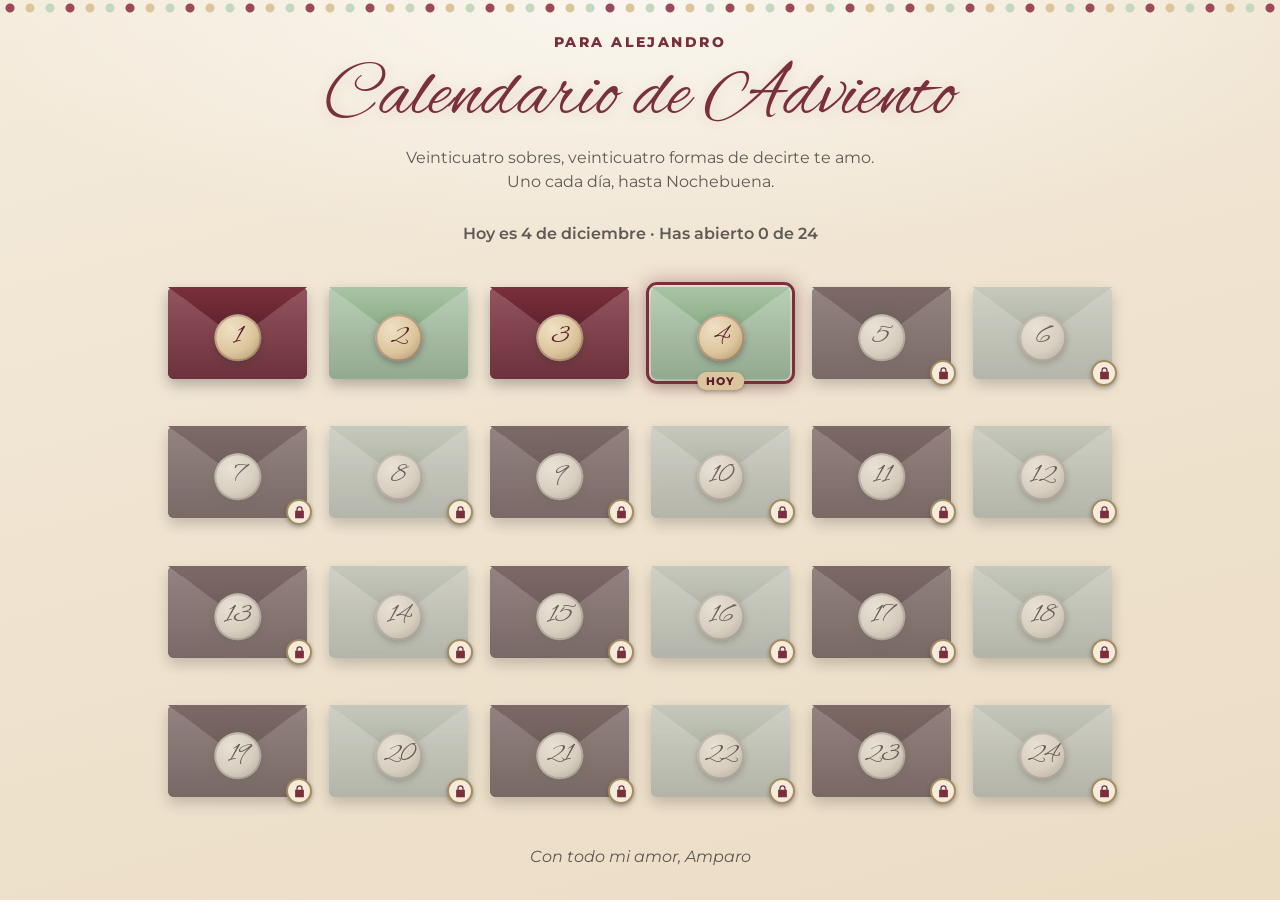
<file: index.html>
<!DOCTYPE html>
<html lang="es" data-tema="oscuro">
<head>
  <meta charset="utf-8">
  <meta name="viewport" content="width=device-width, initial-scale=1, viewport-fit=cover">
  <title>Calendario de Adviento</title>
  <meta name="description" content="Calendario de adviento: un sobre con una sorpresa cada día hasta Nochebuena.">
  <meta name="theme-color" content="#0d1a14">

  <!-- PWA -->
  <link rel="manifest" href="manifest.json">
  <link rel="icon" href="icons/icon-192.png" type="image/png">
  <link rel="apple-touch-icon" href="icons/apple-touch-icon.png">
  <meta name="apple-mobile-web-app-capable" content="yes">
  <meta name="mobile-web-app-capable" content="yes">
  <meta name="apple-mobile-web-app-title" content="Adviento">

  <!-- Tipografías (Google Fonts). Para cambiarlas, edita también --fuente-titulo / --fuente-texto en styles.css -->
  <link rel="preconnect" href="https://fonts.googleapis.com">
  <link rel="preconnect" href="https://fonts.gstatic.com" crossorigin>
  <link rel="stylesheet" href="https://fonts.googleapis.com/css2?family=Alex+Brush&family=Montserrat:wght@400;600;700;800&display=swap">

  <link rel="stylesheet" href="styles.css">
</head>
<body>

  <!-- Nieve decorativa (se genera desde app.js; se puede desactivar en Ajustes) -->
  <div class="nieve" id="nieve" aria-hidden="true"></div>

  <div class="banner-prueba" id="bannerPrueba" role="status" hidden>
    🧪 Modo prueba: todos los sobres están desbloqueados
  </div>

  <header class="cabecera">
    <div class="guirnalda" aria-hidden="true"></div>
    <p class="para" id="para"></p>
    <h1 id="titulo">Calendario de Adviento</h1>
    <p class="bienvenida" id="bienvenida"></p>
  </header>

  <main class="principal" id="principal">
    <!-- Cuenta atrás (solo antes del 1 de diciembre) -->
    <section class="cuenta" id="cuenta" role="timer" aria-label="Tiempo que falta para el 1 de diciembre" hidden>
      <p class="cuenta-titulo">Faltan para el 1 de diciembre</p>
      <div class="cuenta-cajas">
        <div class="cuenta-caja"><span class="cuenta-num" id="cdDias">0</span><span class="cuenta-et">días</span></div>
        <div class="cuenta-caja"><span class="cuenta-num" id="cdHoras">00</span><span class="cuenta-et">horas</span></div>
        <div class="cuenta-caja"><span class="cuenta-num" id="cdMin">00</span><span class="cuenta-et">min</span></div>
        <div class="cuenta-caja"><span class="cuenta-num" id="cdSeg">00</span><span class="cuenta-et">seg</span></div>
      </div>
    </section>

    <p class="estado" id="estado"></p>

    <ol class="rejilla" id="rejilla" role="list" aria-label="Los 24 sobres del calendario"></ol>

    <noscript><p class="estado">Este calendario necesita JavaScript para funcionar.</p></noscript>
  </main>

  <footer class="pie">
    <p class="firma" id="firma"></p>
    <button type="button" class="btn-pie" id="btnAjustes" hidden>⚙ Ajustes</button>
  </footer>

  <!-- Aviso breve (sobres bloqueados, etc.) -->
  <div class="aviso" id="aviso" role="status" aria-live="polite"></div>

  <!-- MODAL: contenido del día -->
  <dialog id="dlgDia" role="dialog" aria-modal="true" aria-labelledby="dlgDiaTitulo" aria-describedby="dlgDiaTexto">
    <article class="carta">
      <button type="button" class="cerrar" data-cerrar aria-label="Cerrar">✕</button>
      <p class="carta-meta">
        <span class="carta-dia" id="dlgDiaNum"></span>
      </p>
      <h2 id="dlgDiaTitulo"></h2>
      <figure class="carta-figura" id="dlgDiaFigura" hidden>
        <img id="dlgDiaImg" alt="" decoding="async">
      </figure>
      <p class="carta-texto" id="dlgDiaTexto"></p>
      <div class="carta-acciones">
        <a class="btn btn-oro" id="dlgDiaEnlace" target="_blank" rel="noopener noreferrer" hidden></a>
        <button type="button" class="btn" data-cerrar>Cerrar</button>
      </div>
    </article>
  </dialog>

  <!-- MODAL: ajustes -->
  <dialog id="dlgAjustes" role="dialog" aria-modal="true" aria-labelledby="ajTitulo">
    <div class="carta">
      <button type="button" class="cerrar" data-cerrar aria-label="Cerrar ajustes">✕</button>
      <h2 id="ajTitulo">Ajustes</h2>
      <ul class="ajustes">
        <li>
          <label class="fila">
            <input type="checkbox" id="chkNieve">
            <span><strong>Nieve de fondo</strong><small>Copos cayendo suavemente.</small></span>
          </label>
        </li>
        <li id="filaPrueba">
          <label class="fila">
            <input type="checkbox" id="chkPrueba">
            <span><strong>Modo prueba</strong><small>Desbloquea todos los sobres para probar la app fuera de diciembre. Los sobres de días futuros que abras en este modo no se guardan.</small></span>
          </label>
        </li>
        <li id="filaInstalar" hidden>
          <button type="button" class="btn btn-oro" id="btnInstalar">📲 Instalar la app</button>
        </li>
        <li>
          <button type="button" class="btn btn-peligro" id="btnReiniciar">Reiniciar progreso</button>
        </li>
      </ul>
      <div class="carta-acciones">
        <button type="button" class="btn" data-cerrar>Listo</button>
      </div>
    </div>
  </dialog>

  <!-- MODAL: confirmación -->
  <dialog id="dlgConfirmar" role="alertdialog" aria-modal="true" aria-labelledby="confTitulo" aria-describedby="confTexto">
    <form method="dialog" class="carta">
      <h2 id="confTitulo"></h2>
      <p class="carta-texto" id="confTexto"></p>
      <div class="carta-acciones">
        <button type="submit" class="btn" value="cancelar" autofocus>Cancelar</button>
        <button type="submit" class="btn btn-peligro" value="ok" id="confOk">Aceptar</button>
      </div>
    </form>
  </dialog>

  <script src="contenido.js"></script>
  <script src="app.js"></script>
</body>
</html>
</file>
<file: styles.css>
/* =====================================================================
   STYLES.CSS
   1) PERSONALIZACIÓN: cambia aquí colores, tipografías y tamaños.
   2) El resto es la maquetación: normalmente no hace falta tocarlo.
   ===================================================================== */

/* ---------- 1. PERSONALIZACIÓN: paleta pastel (beige, granate y verde pastel) ---------- */
:root {
  color-scheme: light;

  /* Fondo de la página (degradado de --fondo-1 a --fondo-2) */
  --fondo-1: #f4ebdb;
  --fondo-2: #ebdcc4;
  --fondo-brillo: rgba(255, 255, 255, 0.6);    /* resplandor claro arriba */

  /* Texto: gris oscuro en lugar de negro */
  --gris: #3a3a3a;                              /* gris oscuro principal */
  --texto: #3a3a3a;
  --texto-suave: #5f5a55;
  --acento: #7a2f3c;                            /* títulos y detalles (granate) */

  /* Paleta (los nombres se mantienen: rojo = granate, verde = verde pastel, oro = arena) */
  --rojo: #7a2f3c;   --rojo-claro: #9a4a58;   --rojo-oscuro: #5a1f2b;     /* granate */
  --verde: #a9c4a5;  --verde-claro: #c3d8bf;  --verde-oscuro: #82a67e;    /* verde pastel */
  --oro: #dcc59c;    --oro-claro: #efe1c4;    --oro-oscuro: #a58c60;      /* arena / beige */

  /* Sobres: se alternan dos colores (a = tono principal, b = tono más oscuro) */
  --sobre-1-a: var(--rojo);   --sobre-1-b: var(--rojo-oscuro);
  --sobre-2-a: var(--verde);  --sobre-2-b: var(--verde-oscuro);

  /* Carta (ventana que se abre con el contenido del día) */
  --papel: #fbf6ea;
  --tinta: #3a3a3a;
  --tinta-suave: #666058;

  /* Detalles */
  --aro: var(--rojo);                           /* aro que marca el día de hoy */
  --brillo-hoy: rgba(122, 47, 60, 0.35);        /* resplandor del día de hoy */
  --sombra: 58, 58, 58;                         /* sombras en gris oscuro (R, G, B) */
  --panel: rgba(255, 255, 255, 0.55);           /* cajas de la cuenta atrás */
  --panel-borde: rgba(122, 47, 60, 0.3);
  --copo: #c9d6c7;                              /* color de la nieve */

  /* Tipografías (las cargadas en index.html) */
  --fuente-titulo: "Alex Brush", "Brush Script MT", cursive;   /* títulos y números */
  --fuente-texto: "Montserrat", system-ui, -apple-system, "Segoe UI", Roboto, sans-serif;

  /* Medidas */
  --radio: 14px;
  --ancho-max: 980px;
  --columnas: 3;       /* columnas de la cuadrícula en móvil */
  --hueco: 14px;       /* separación entre sobres */
}

@media (min-width: 560px) { :root { --columnas: 4; --hueco: 18px; } }
@media (min-width: 900px) { :root { --columnas: 6; --hueco: 22px; } }

/* ---------- 2. BASE ---------- */
*, *::before, *::after { box-sizing: border-box; }
[hidden] { display: none !important; }

html { -webkit-text-size-adjust: 100%; }

body {
  margin: 0;
  min-height: 100vh;
  min-height: 100dvh;
  display: flex;
  flex-direction: column;
  font-family: var(--fuente-texto);
  font-size: 1rem;
  line-height: 1.5;
  color: var(--texto);
  background:
    radial-gradient(ellipse 80% 40% at 50% 0%, var(--fondo-brillo), transparent 70%),
    linear-gradient(165deg, var(--fondo-1), var(--fondo-2));
  background-attachment: fixed;
  padding: env(safe-area-inset-top) env(safe-area-inset-right) env(safe-area-inset-bottom) env(safe-area-inset-left);
}

body:has(dialog[open]) { overflow: hidden; }

button { font: inherit; color: inherit; }

:focus-visible {
  outline: 3px solid var(--acento);
  outline-offset: 3px;
}

/* ---------- Nieve (solo CSS; los copos los crea app.js) ---------- */
.nieve {
  position: fixed;
  inset: 0;
  overflow: hidden;
  pointer-events: none;
  z-index: 0;
}
.copo {
  position: absolute;
  top: -12px;
  left: var(--x);
  width: var(--s);
  height: var(--s);
  border-radius: 50%;
  background: var(--copo);
  opacity: var(--o);
  animation: caer var(--d) linear var(--r) infinite;
  will-change: transform;
}
@keyframes caer {
  from { transform: translate3d(0, -10px, 0); }
  50%  { transform: translate3d(var(--w), 55vh, 0); }
  to   { transform: translate3d(calc(var(--w) * -0.6), 110vh, 0); }
}

/* ---------- Cabecera ---------- */
.cabecera, .principal, .pie { position: relative; z-index: 1; }

.cabecera {
  text-align: center;
  padding: 0 1rem 0.5rem;
}
.guirnalda {
  height: 16px;
  margin: 0 -1rem 1rem;
  background:
    radial-gradient(circle at 10px 8px, var(--rojo-claro) 4px, transparent 5px) 0 0 / 60px 16px,
    radial-gradient(circle at 30px 8px, var(--oro) 4px, transparent 5px) 0 0 / 60px 16px,
    radial-gradient(circle at 50px 8px, var(--verde-claro) 4px, transparent 5px) 0 0 / 60px 16px;
  animation: brillo 3s ease-in-out infinite alternate;
}
@keyframes brillo { from { opacity: 0.6; } to { opacity: 1; } }

.para {
  margin: 0;
  font-weight: 800;
  font-size: 0.85rem;
  letter-spacing: 0.18em;
  text-transform: uppercase;
  color: var(--acento);
}
h1 {
  margin: 0.2rem 0 0.4rem;
  font-family: var(--fuente-titulo);
  font-weight: 400;
  font-size: clamp(2.8rem, 12vw, 4.8rem);
  line-height: 1.1;
  color: var(--acento);
  text-shadow: 0 2px 14px rgba(122, 47, 60, 0.15);
}
.bienvenida {
  margin: 0 auto;
  max-width: 34rem;
  white-space: pre-line;
  color: var(--texto-suave);
}

/* ---------- Banner de modo prueba ---------- */
.banner-prueba {
  position: sticky;
  top: 0;
  z-index: 20;
  padding: 0.45rem 1rem;
  text-align: center;
  font-size: 0.9rem;
  font-weight: 700;
  background: var(--oro);
  color: var(--rojo-oscuro);
}

/* ---------- Zona principal ---------- */
.principal {
  flex: 1;
  width: 100%;
  max-width: var(--ancho-max);
  margin: 0 auto;
  padding: 1rem 1.1rem 2rem;
}
.estado {
  margin: 0.2rem 0 1.4rem;
  text-align: center;
  font-weight: 600;
  color: var(--texto-suave);
}

/* ---------- Cuenta atrás ---------- */
.cuenta {
  max-width: 28rem;
  margin: 0.5rem auto 1rem;
  padding: 1rem;
  text-align: center;
  background: var(--panel);
  border: 1px solid var(--panel-borde);
  border-radius: var(--radio);
}
.cuenta-titulo { margin: 0 0 0.6rem; font-weight: 700; color: var(--acento); }
.cuenta-cajas { display: grid; grid-template-columns: repeat(4, 1fr); gap: 0.5rem; }
.cuenta-caja { display: flex; flex-direction: column; }
.cuenta-num {
  font-family: var(--fuente-titulo);
  font-weight: 400;
  font-size: clamp(2.1rem, 9vw, 3.1rem);
  line-height: 1.1;
  font-variant-numeric: tabular-nums;
}
.cuenta-et { font-size: 0.8rem; letter-spacing: 0.08em; text-transform: uppercase; color: var(--texto-suave); }

/* ---------- Cuadrícula de sobres ---------- */
.rejilla {
  list-style: none;
  margin: 0;
  padding: 0;
  display: grid;
  grid-template-columns: repeat(var(--columnas), minmax(0, 1fr));
  gap: calc(var(--hueco) + 6px) var(--hueco);
}
.rejilla > li { container-type: inline-size; }

.sobre {
  position: relative;
  display: block;
  width: 100%;
  aspect-ratio: 5 / 4;
  padding: 0;
  border: 0;
  background: none;
  cursor: pointer;
  -webkit-tap-highlight-color: transparent;
  border-radius: 8px;
  transition: transform 0.2s ease;
  --c1: var(--sobre-1-a);
  --c2: var(--sobre-1-b);
}
.rejilla > li:nth-child(even) .sobre { --c1: var(--sobre-2-a); --c2: var(--sobre-2-b); }

.sobre:focus-visible { outline-offset: 6px; }
.sobre[aria-disabled="true"] { cursor: not-allowed; }
@media (hover: hover) {
  .sobre:not([aria-disabled="true"]):hover { transform: translateY(-4px) rotate(-1deg); }
}
.sobre:not([aria-disabled="true"]):active { transform: scale(0.97); }

/* Caja del sobre (deja un 17% arriba libre para que la solapa abierta no pise la fila de arriba) */
.sobre-caja {
  position: absolute;
  inset: 17% 0 0 0;
  perspective: 600px;
}
.sobre-caja > * { position: absolute; }

.sobre-fondo {
  inset: 0;
  border-radius: 6px;
  background: linear-gradient(160deg, var(--c1), var(--c2));
  box-shadow: 0 6px 14px rgba(var(--sombra), 0.35);
}
.sobre-carta {
  left: 9%; right: 9%; top: 10%; bottom: 12%;
  z-index: 1;
  border-radius: 4px;
  background:
    repeating-linear-gradient(180deg, transparent 0 7px, rgba(90, 31, 43, 0.16) 7px 8px) 12% 34% / 76% 48% no-repeat,
    var(--papel);
  box-shadow: 0 -1px 4px rgba(var(--sombra), 0.25);
}
.sobre-frente {
  inset: 0;
  z-index: 2;
  border-radius: 6px;
  background:
    linear-gradient(180deg, rgba(255, 255, 255, 0.18), rgba(var(--sombra), 0.2)),
    var(--c1);
  clip-path: polygon(0 0, 50% 55%, 100% 0, 100% 100%, 0 100%);
}
.sobre-solapa {
  left: 0; right: 0; top: 0;
  height: 56%;
  z-index: 3;
  transform-origin: top center;
  background: linear-gradient(180deg, var(--c1), var(--c2));
  clip-path: polygon(0 0, 100% 0, 50% 100%);
}
.sobre-sello {
  z-index: 4;
  left: 50%; top: 55%;
  width: 34%;
  aspect-ratio: 1;
  transform: translate(-50%, -50%);
  display: grid;
  place-items: center;
  border-radius: 50%;
  background: radial-gradient(circle at 35% 30%, var(--oro-claro), var(--oro) 55%, var(--oro-oscuro));
  box-shadow: 0 2px 6px rgba(var(--sombra), 0.45), inset 0 0 0 2px rgba(90, 31, 43, 0.25);
  color: var(--rojo-oscuro);
}
.sobre-num {
  font-family: var(--fuente-titulo);
  font-weight: 400;
  font-size: 1.4rem;
  font-size: clamp(1.25rem, 18cqw, 2.4rem);
  line-height: 1;
}

/* Aro del día de hoy */
.sobre-caja::after {
  content: "";
  position: absolute;
  inset: -5px;
  border-radius: 11px;
  border: 3px solid var(--aro);
  box-shadow: 0 0 18px 2px var(--brillo-hoy);
  opacity: 0;
  pointer-events: none;
}
.sobre[data-hoy="si"] .sobre-caja::after { opacity: 1; animation: latido 2.4s ease-in-out infinite; }
@keyframes latido { 0%, 100% { opacity: 0.55; } 50% { opacity: 1; } }

/* Etiqueta "Hoy" + insignias de candado / abierto */
.sobre-hoy {
  display: none;
  position: absolute;
  z-index: 6;
  left: 50%;
  bottom: -11px;
  transform: translateX(-50%);
  padding: 1px 9px;
  border-radius: 999px;
  background: var(--oro);
  color: var(--rojo-oscuro);
  font-size: 0.7rem;
  font-weight: 800;
  letter-spacing: 0.1em;
  text-transform: uppercase;
  box-shadow: 0 2px 4px rgba(var(--sombra), 0.35);
}
.sobre[data-hoy="si"] .sobre-hoy { display: block; }

.sobre-insignia {
  display: none;
  position: absolute;
  z-index: 6;
  right: -5px;
  bottom: -7px;
  width: 26px;
  height: 26px;
  place-items: center;
  border-radius: 50%;
  box-shadow: 0 2px 4px rgba(var(--sombra), 0.4);
}
.sobre-insignia svg { width: 15px; height: 15px; }
.sobre-candado { background: var(--fondo-1); color: var(--acento); border: 2px solid var(--oro-oscuro); }
.sobre-check { background: var(--oro); color: var(--rojo-oscuro); }
.sobre[data-estado="bloqueado"] .sobre-candado { display: grid; }
.sobre[data-estado="abierto"] .sobre-check { display: grid; }

/* Sobre bloqueado: apagado */
.sobre[data-estado="bloqueado"] .sobre-caja { filter: saturate(0.3); opacity: 0.72; }

/* Sobre abierto (estado final, estático) */
.sobre[data-estado="abierto"] .sobre-solapa {
  transform: rotateX(180deg) scaleY(0.4);
  z-index: 0;
  filter: brightness(0.85);
}
.sobre[data-estado="abierto"] .sobre-carta { transform: translateY(-34%); }

/* Animación de apertura: se levanta la solapa y sube la carta */
.sobre.abriendo { z-index: 5; }
.sobre.abriendo .sobre-solapa { animation: abrir-solapa 0.5s ease-in-out forwards; }
.sobre.abriendo .sobre-carta { animation: sacar-carta 0.75s 0.25s cubic-bezier(0.3, 0.8, 0.4, 1) forwards; }
@keyframes abrir-solapa {
  0%   { transform: rotateX(0) scaleY(1); z-index: 3; }
  49%  { z-index: 3; }
  50%  { z-index: 0; }
  100% { transform: rotateX(180deg) scaleY(0.4); z-index: 0; filter: brightness(0.85); }
}
@keyframes sacar-carta {
  0%   { transform: translateY(0); }
  55%  { transform: translateY(-90%) rotate(-2deg); }
  100% { transform: translateY(-34%); }
}

/* Sacudida cuando el sobre aún no se puede abrir */
.sobre.sacudir { animation: sacudir 0.45s ease; }
@keyframes sacudir {
  0%, 100% { transform: translateX(0); }
  20% { transform: translateX(-6px); }
  40% { transform: translateX(5px); }
  60% { transform: translateX(-4px); }
  80% { transform: translateX(3px); }
}

/* ---------- Pie ---------- */
.pie {
  padding: 1rem 1rem 1.5rem;
  text-align: center;
}
.firma { margin: 0 0 0.6rem; color: var(--texto-suave); font-style: italic; }
.btn-pie {
  min-height: 44px;
  padding: 0.4rem 1rem;
  border: 1px solid var(--panel-borde);
  border-radius: 999px;
  background: transparent;
  color: var(--texto-suave);
  cursor: pointer;
}
.btn-pie:hover { color: var(--texto); border-color: var(--acento); }

/* ---------- Aviso (toast) ---------- */
.aviso {
  position: fixed;
  left: 50%;
  bottom: calc(1.2rem + env(safe-area-inset-bottom));
  z-index: 50;
  max-width: min(92vw, 26rem);
  padding: 0.7rem 1.1rem;
  border-radius: 12px;
  background: var(--papel);
  color: var(--tinta);
  border: 2px solid var(--oro);
  font-weight: 700;
  text-align: center;
  box-shadow: 0 8px 24px rgba(var(--sombra), 0.4);
  opacity: 0;
  transform: translate(-50%, 16px);
  pointer-events: none;
  transition: opacity 0.25s ease, transform 0.25s ease;
}
.aviso.visible { opacity: 1; transform: translate(-50%, 0); }
.aviso:empty { display: none; }

/* ---------- Ventanas modales (<dialog>) ---------- */
dialog {
  width: 100%;
  max-width: min(92vw, 30rem);
  max-height: 92vh;
  max-height: 92dvh;
  padding: 0;
  border: 0;
  background: transparent;
  color: var(--tinta);
  overflow: visible;
}
dialog::backdrop {
  background: rgba(var(--sombra), 0.6);
  backdrop-filter: blur(3px);
}
dialog[open] { animation: entrar 0.32s cubic-bezier(0.2, 0.9, 0.3, 1.1); }
@keyframes entrar {
  from { opacity: 0; transform: translateY(16px) scale(0.95); }
  to   { opacity: 1; transform: none; }
}

.carta {
  position: relative;
  max-height: 90vh;
  max-height: 90dvh;
  overflow-y: auto;
  margin: 0;
  padding: 1.6rem 1.4rem 1.3rem;
  border: 2px solid var(--oro);
  border-radius: var(--radio);
  background: var(--papel);
  color: var(--tinta);
  box-shadow: 0 20px 50px rgba(var(--sombra), 0.55);
  outline: 1px solid var(--oro-oscuro);
  outline-offset: -8px;
}
.carta h2 {
  margin: 0.2rem 2rem 0.6rem 0;
  font-family: var(--fuente-titulo);
  font-weight: 400;
  font-size: 2.3rem;
  line-height: 1.15;
  color: var(--rojo-oscuro);
}
.carta-meta { display: flex; align-items: center; gap: 0.6rem; margin: 0; }
.carta-dia { font-size: 0.85rem; font-weight: 700; color: var(--tinta-suave); }
.carta-texto {
  margin: 0 0 1.2rem;
  font-size: 1.08rem;
  line-height: 1.65;
  white-space: pre-line;
  overflow-wrap: anywhere;
}
.carta-figura { margin: 0 0 1rem; }
.carta-figura img {
  display: block;
  width: 100%;
  max-height: 52vh;
  object-fit: contain;
  border-radius: 8px;
  border: 1px solid var(--oro-oscuro);
  background: rgba(90, 31, 43, 0.06);
}
.carta-acciones { display: flex; flex-wrap: wrap; gap: 0.6rem; justify-content: center; }  /* center | flex-start (izquierda) | flex-end (derecha) */

.cerrar {
  position: absolute;
  top: 0.6rem;
  right: 0.6rem;
  width: 44px;
  height: 44px;
  display: grid;
  place-items: center;
  border: 0;
  border-radius: 50%;
  background: transparent;
  color: var(--tinta-suave);
  font-size: 1.2rem;
  cursor: pointer;
}
.cerrar:hover { background: rgba(90, 31, 43, 0.1); color: var(--rojo-oscuro); }
.carta :focus-visible { outline-color: var(--rojo); }

/* Botones */
.btn {
  display: inline-flex;
  align-items: center;
  justify-content: center;
  min-height: 44px;
  padding: 0.5rem 1.2rem;
  border: 2px solid var(--rojo);
  border-radius: 999px;
  background: var(--rojo);
  color: #fff7e6;
  font-weight: 800;
  text-decoration: none;
  cursor: pointer;
  transition: transform 0.15s ease, background 0.15s ease;
}
.btn:hover { background: var(--rojo-oscuro); border-color: var(--rojo-oscuro); }
.btn:active { transform: scale(0.97); }
.btn-oro { background: var(--oro); border-color: var(--oro-oscuro); color: var(--rojo-oscuro); }
.btn-oro:hover { background: var(--oro-claro); border-color: var(--oro-oscuro); }
.btn-peligro { background: transparent; color: var(--rojo-oscuro); }
.btn-peligro:hover { background: var(--rojo); color: #fff7e6; }

/* Lista de ajustes */
.ajustes { list-style: none; margin: 1rem 0 1.2rem; padding: 0; display: grid; gap: 0.9rem; }
.fila { display: flex; gap: 0.8rem; align-items: flex-start; cursor: pointer; }
.fila input { width: 22px; height: 22px; margin-top: 0.15rem; flex: none; accent-color: var(--rojo); }
.fila strong { display: block; }
.fila small { display: block; color: var(--tinta-suave); font-size: 0.88rem; line-height: 1.4; }

/* ---------- Movimiento reducido ---------- */
@media (prefers-reduced-motion: reduce) {
  *, *::before, *::after {
    animation-duration: 0.001ms !important;
    animation-iteration-count: 1 !important;
    transition-duration: 0.001ms !important;
  }
  .nieve { display: none; }
}
</file>
